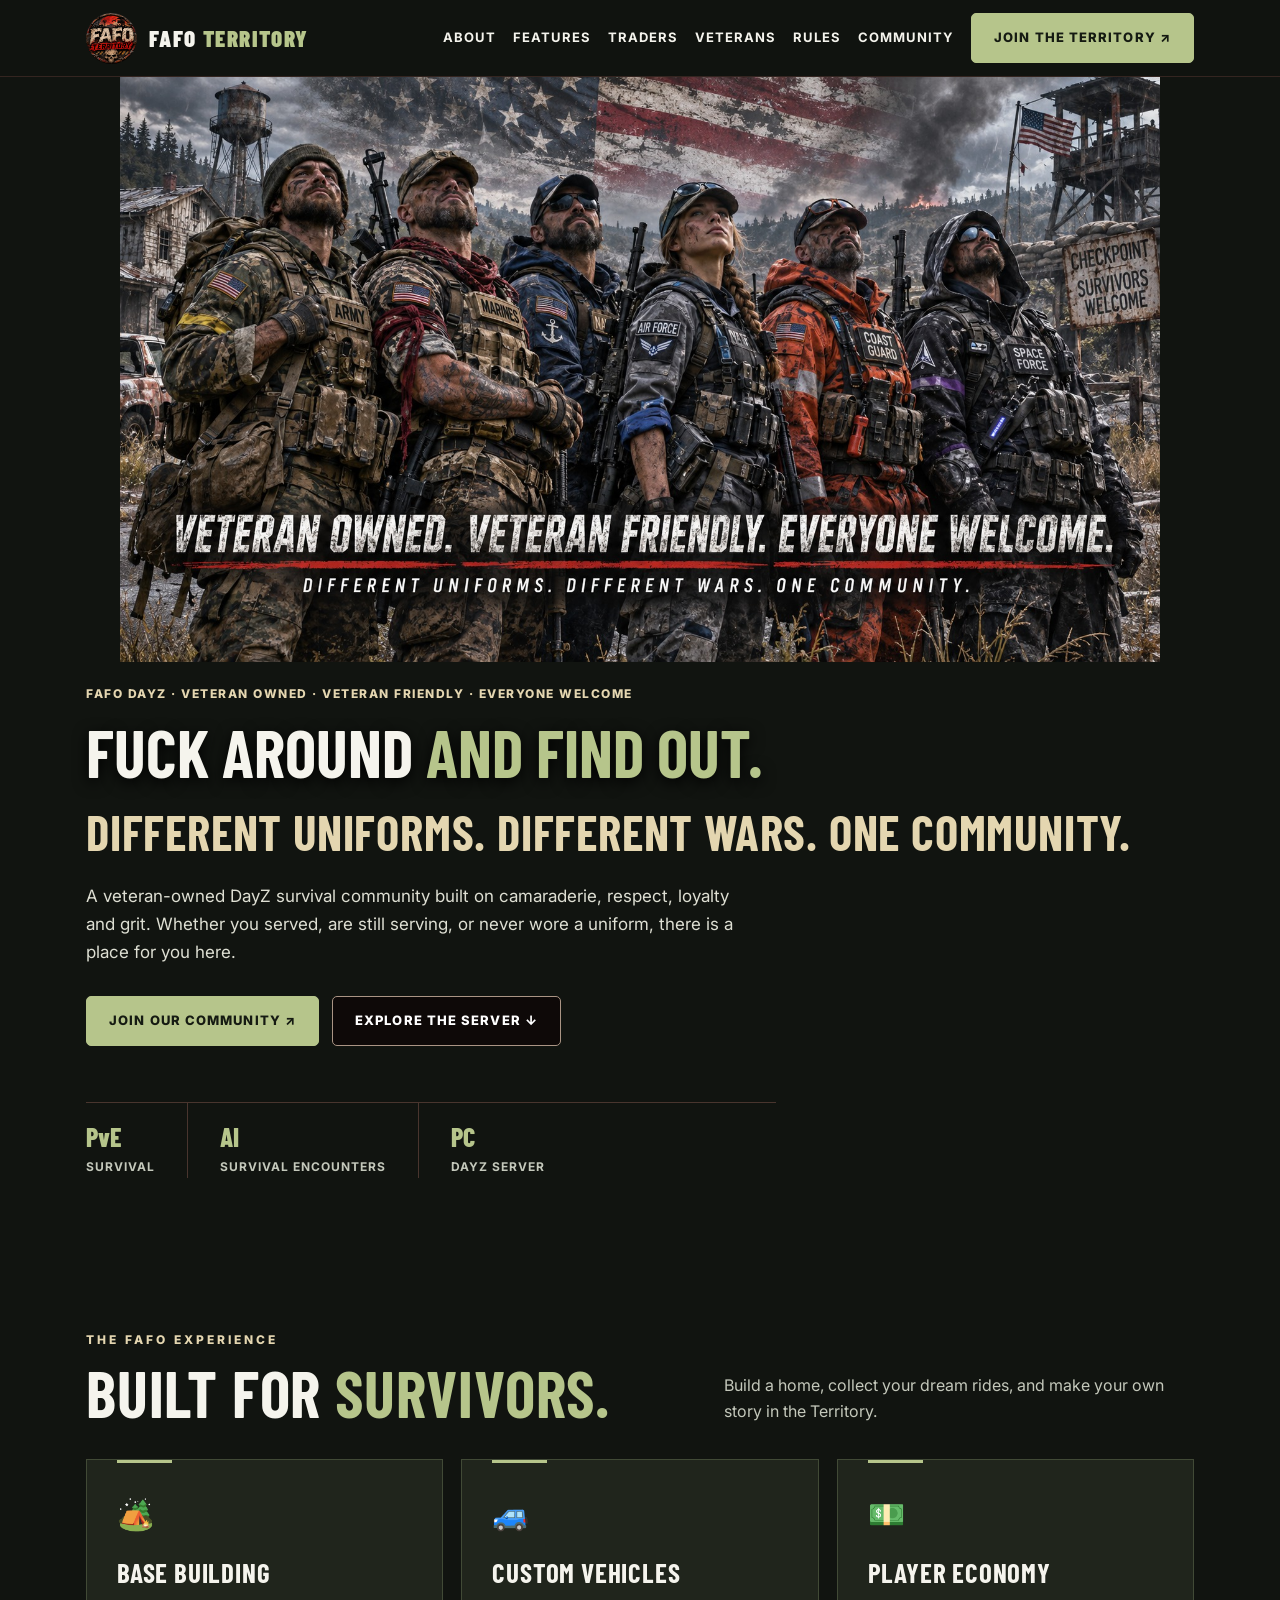
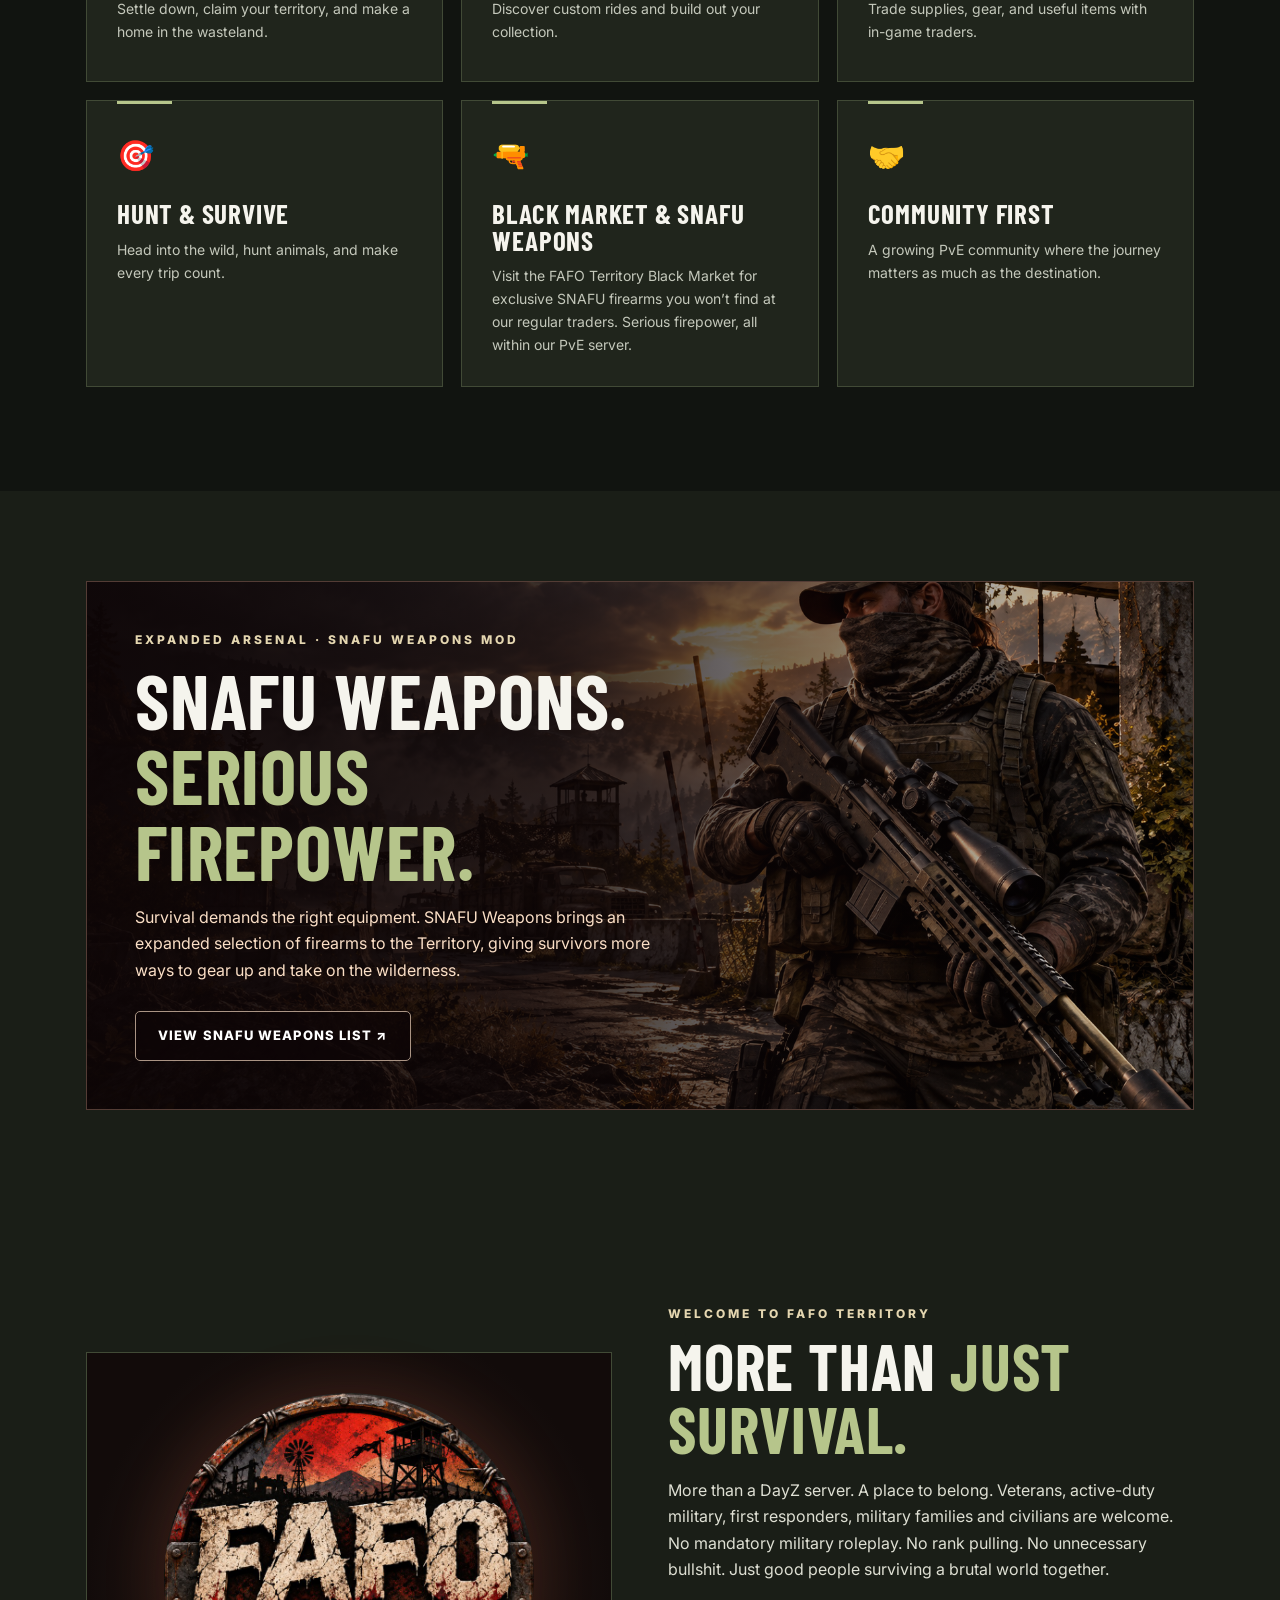
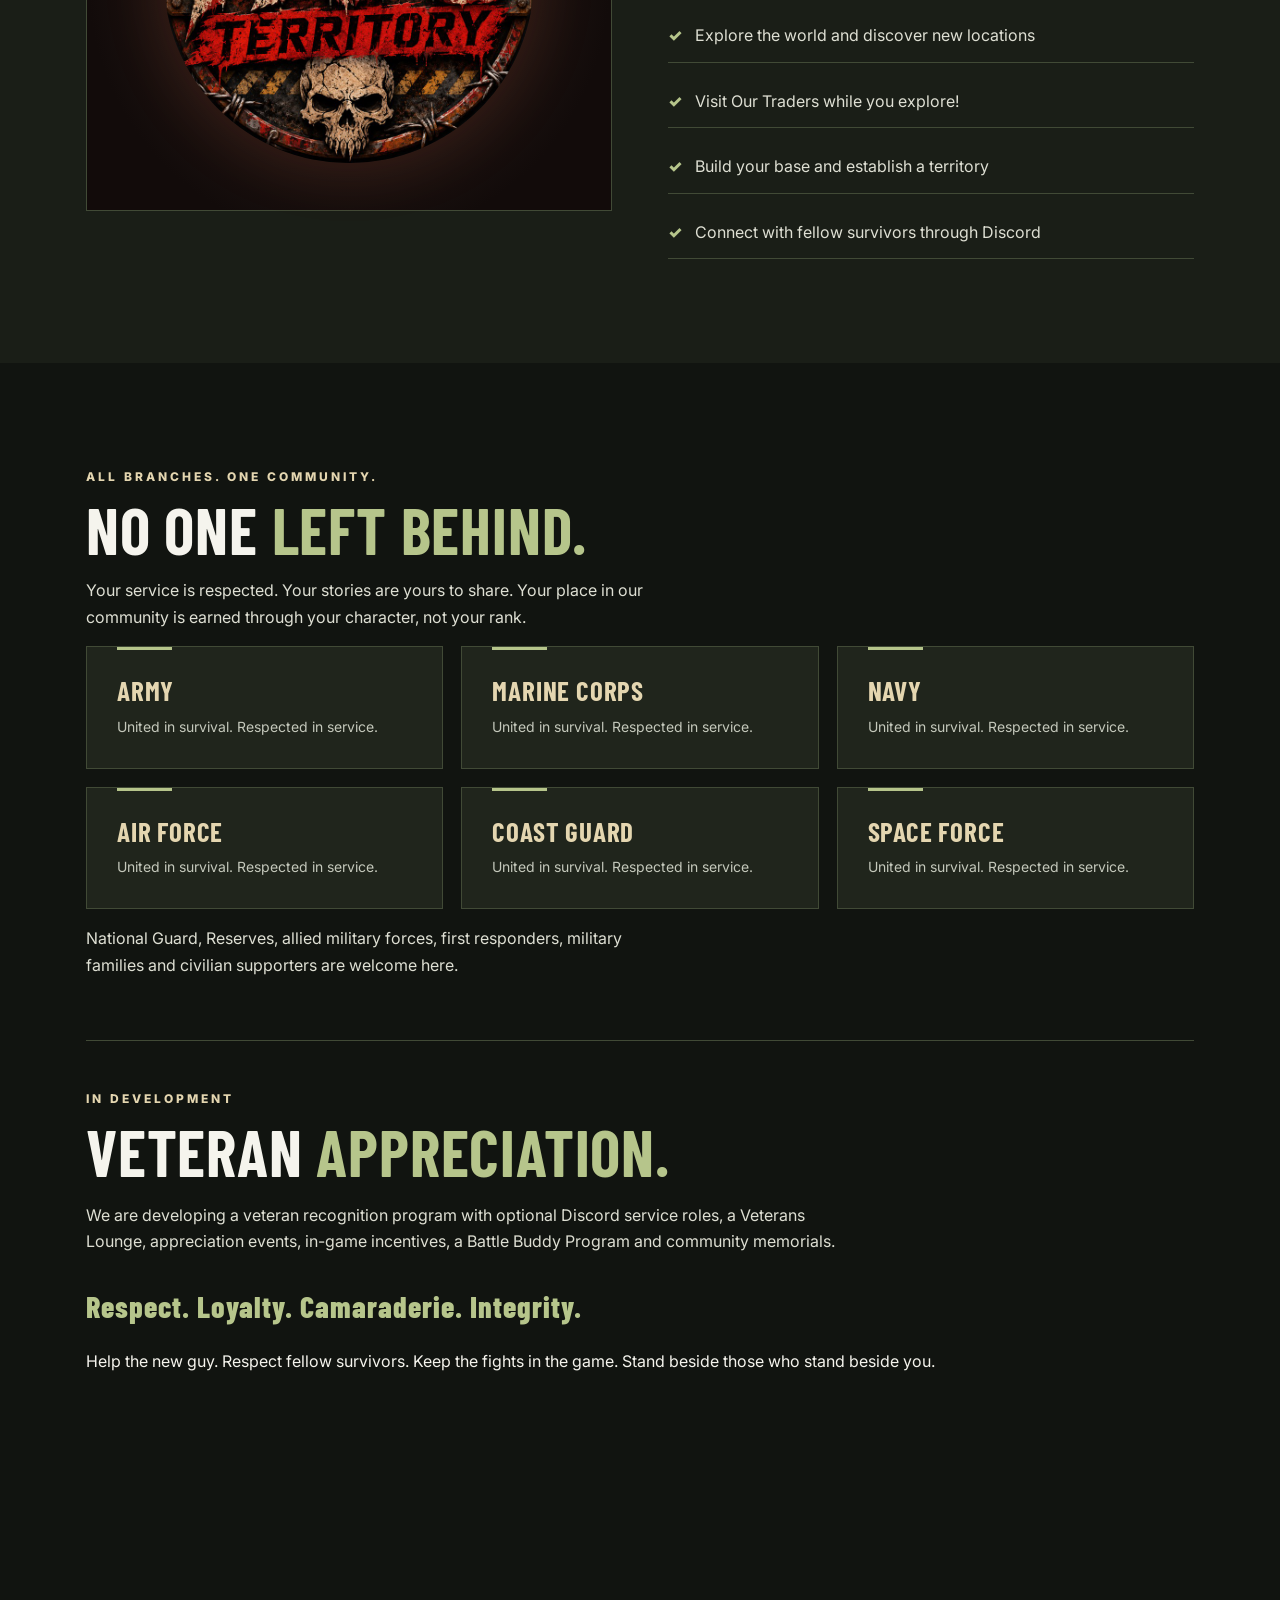
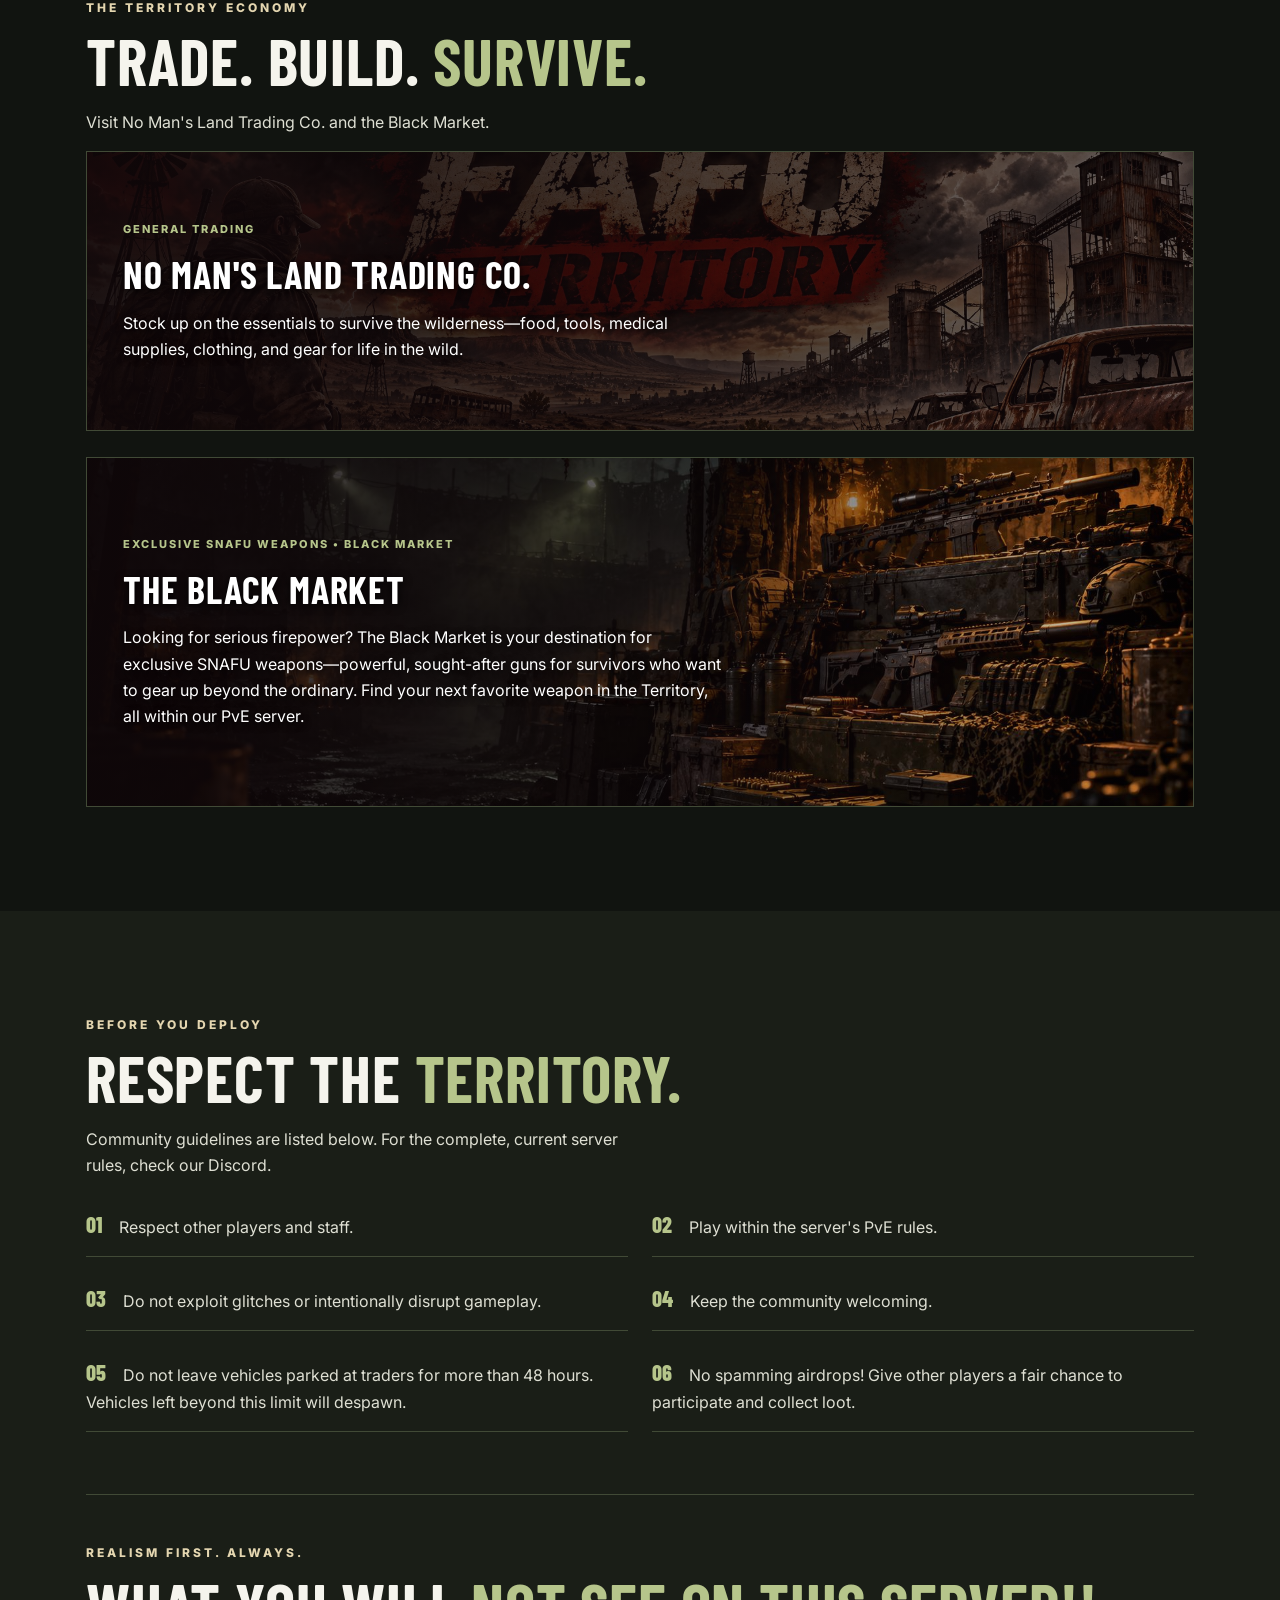
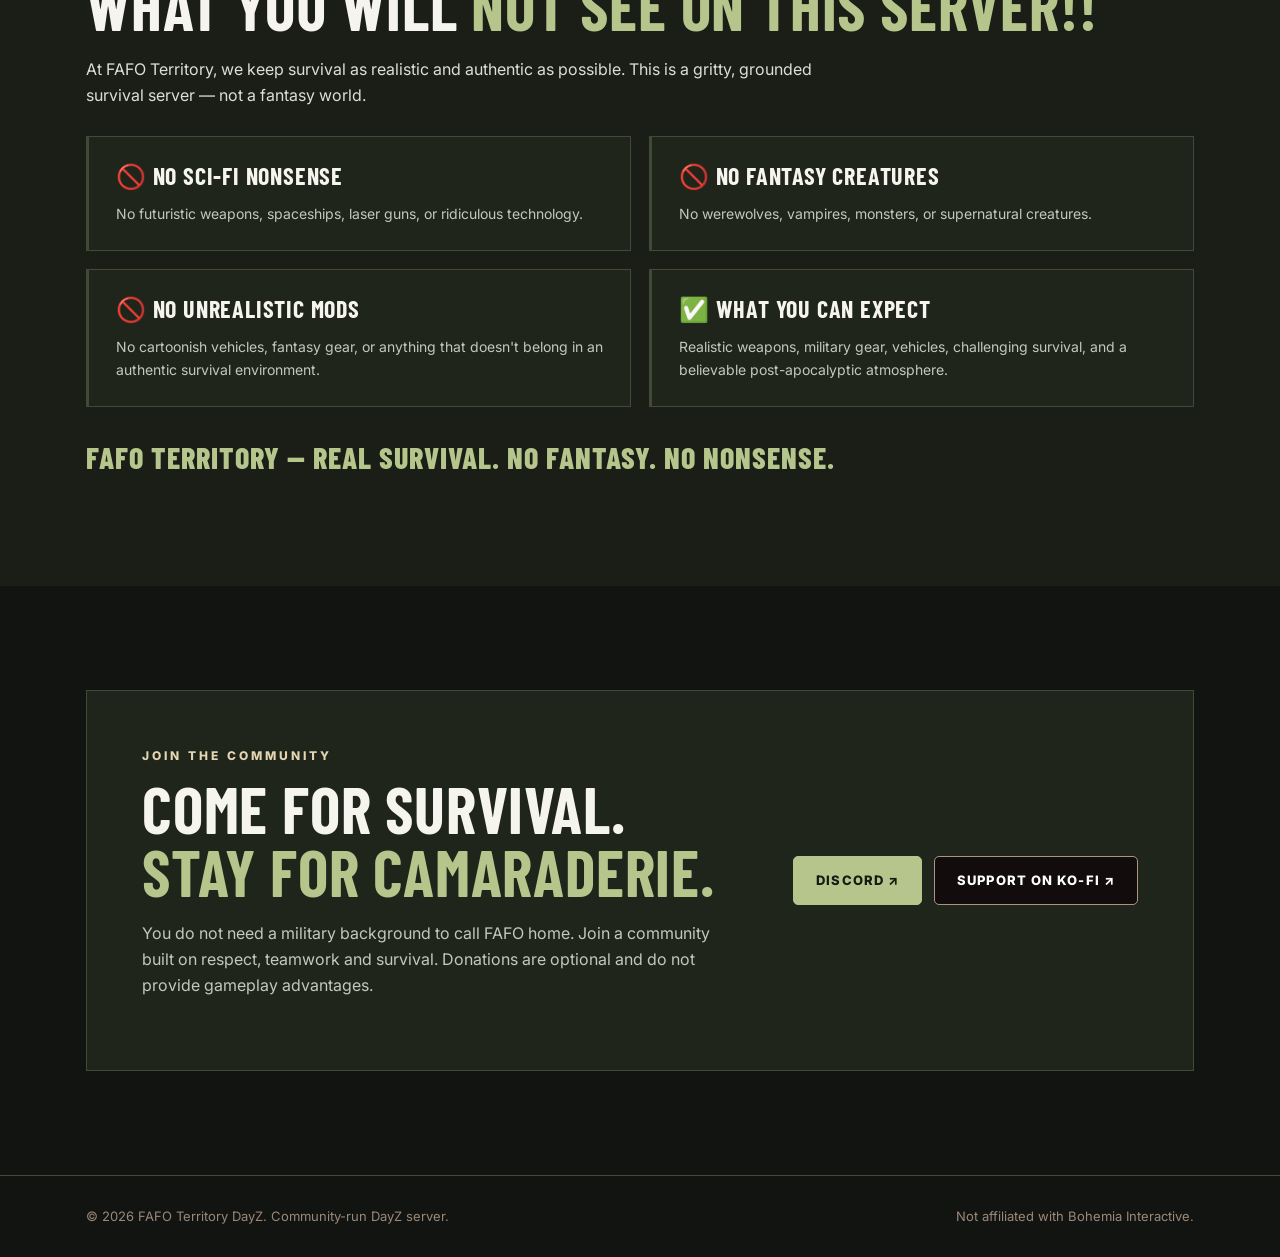
<file: index.html>
<!doctype html>
<html lang="en">
<head>
  <meta charset="utf-8">
  <meta name="viewport" content="width=device-width, initial-scale=1">
  <meta name="theme-color" content="#100e0d">
  <meta name="description" content="FAFO Territory — Veteran owned. Veteran friendly. Everyone welcome. Different uniforms. Different wars. One community.">
  <title>FAFO Territory | Veteran-Owned DayZ Community</title>
  <link rel="icon" type="image/jpeg" href="/fafo-logo.jpg">
  <link rel="preconnect" href="https://fonts.googleapis.com">
  <link rel="preconnect" href="https://fonts.gstatic.com" crossorigin>
  <link href="https://fonts.googleapis.com/css2?family=Barlow+Condensed:wght@500;600;700;800;900&family=Inter:wght@400;500;600;700&display=swap" rel="stylesheet">
  <style>
    :root{--bg:#100e0d;--surface:#1c1310;--surface2:#241916;--line:#3f2d28;--green:#f05b42;--green2:#f2c38a;--muted:#bfb1a5;--text:#f5ede3;--max:1160px}*{box-sizing:border-box}html{scroll-behavior:smooth}body{margin:0;color:var(--text);background:var(--bg);font-family:Inter,Arial,sans-serif;line-height:1.65}a{color:inherit;text-decoration:none}button{font:inherit} .wrap{max-width:var(--max);padding:0 26px;margin:auto}.topbar{position:sticky;top:0;z-index:10;background:rgba(15,7,9,.92);backdrop-filter:blur(16px);border-bottom:1px solid #342520}.nav{height:76px;display:flex;align-items:center;justify-content:space-between;gap:20px}.brand{display:flex;align-items:center;gap:12px;font:900 23px 'Barlow Condensed',sans-serif;letter-spacing:1.4px}.brand img{width:51px;height:51px;border-radius:50%;object-fit:cover}.brand em{font-style:normal;color:var(--green)}.links{display:flex;gap:25px;align-items:center;font-size:13px;font-weight:700;text-transform:uppercase;letter-spacing:1px}.links a:hover,.links a:focus{color:var(--green)}.pill,.button{border:1px solid var(--green);background:var(--green);color:#190d09;display:inline-flex;align-items:center;justify-content:center;gap:10px;border-radius:5px;padding:13px 22px;font-weight:800;text-transform:uppercase;letter-spacing:1.1px;font-size:13px;cursor:pointer;transition:transform .18s,background .18s}.pill:hover,.button:hover{transform:translateY(-2px);background:var(--green2)}.button.secondary{background:rgba(13,5,6,.72);color:#fff;border-color:#aa9484}.button.secondary:hover{background:#30221d}.menu{display:none;background:none;border:1px solid #60463d;color:white;border-radius:5px;font-size:24px;padding:4px 10px}.hero{min-height:650px;position:relative;display:flex;align-items:flex-end;isolation:isolate;background:#140d0b url('fafo-cover.jpg') center 37%/cover no-repeat}.hero:before{content:'';position:absolute;inset:0;z-index:-1;background:linear-gradient(0deg,#100e0d 2%,rgba(15,7,9,.78) 35%,rgba(15,7,9,.12) 85%),linear-gradient(90deg,rgba(15,7,9,.3),transparent 75%)}.hero-content{width:100%;padding-top:250px;padding-bottom:72px}.eyebrow{font-size:12px;color:var(--green2);font-weight:800;letter-spacing:3px;text-transform:uppercase;margin-bottom:12px}h1,h2,h3{font-family:'Barlow Condensed',Impact,sans-serif;text-transform:uppercase;line-height:.98;letter-spacing:.8px;margin:0}h1{font-size:clamp(56px,8.5vw,120px);max-width:850px;text-shadow:0 4px 15px #000}h1 span,h2 span{color:var(--green)}.hero p{max-width:660px;font-size:17px;color:#efd4bd;margin:23px 0 30px}.actions{display:flex;gap:13px;flex-wrap:wrap}.stats{display:flex;gap:0;border-top:1px solid #49352e;max-width:690px;margin-top:56px}.stats div{padding:18px 32px 0 0;margin-right:32px;border-right:1px solid #49352e}.stats div:last-child{border:0}.stats strong{display:block;color:var(--green);font:800 26px 'Barlow Condensed'}.stats small{color:var(--muted);font-size:12px;font-weight:700;text-transform:uppercase;letter-spacing:1px}.section{padding:104px 0}.section.alt{background:linear-gradient(180deg,#1b1210,#150e0c)}.sectionhead{display:flex;justify-content:space-between;align-items:end;gap:24px;margin-bottom:34px}.sectionhead p{max-width:470px;color:var(--muted);margin:0}.section h2{font-size:clamp(43px,5vw,70px)}.grid{display:grid;grid-template-columns:repeat(3,1fr);gap:18px}.feature{border:1px solid #3d2c26;background:linear-gradient(140deg,#271b17,#19110f);padding:30px;min-height:223px;position:relative;overflow:hidden}.feature:before{content:'';position:absolute;height:3px;width:55px;left:30px;top:0;background:var(--green)}.symbol{font-size:30px;margin-bottom:20px;display:block}.feature h3{font-size:27px;margin-bottom:11px}.feature p{color:var(--muted);font-size:14px;margin:0}.split{display:grid;grid-template-columns:1fr 1fr;gap:56px;align-items:center}.logo-panel{border:1px solid var(--line);background:radial-gradient(circle at center,#352621,#120b0a 75%);padding:40px;text-align:center}.logo-panel img{max-width:370px;width:100%;border-radius:50%;box-shadow:0 0 65px rgba(238,94,52,.16)}.lead{color:#d7bea9;font-size:16px;max-width:560px}.checklist{padding:0;list-style:none;display:grid;gap:12px;margin:27px 0 0}.checklist li{padding:13px 0;border-bottom:1px solid var(--line);color:#f6dac2}.checklist li:before{content:'✓';font-weight:900;color:var(--green);margin-right:13px}.traders{display:grid;grid-template-columns:1fr;gap:26px}.trader{min-height:430px;display:flex;flex-direction:column;align-items:flex-start;justify-content:center}.trader h3,.trader p{max-width:600px}.trader{background:var(--surface);border:1px solid var(--line);padding:36px}.trader:first-child{position:relative;isolation:isolate;min-height:280px;background:#201613 url("fafo-cover.jpg") center/cover no-repeat}.trader:first-child:before{content:"";position:absolute;inset:0;z-index:-1;background:linear-gradient(90deg,rgba(15,7,9,.94),rgba(15,7,9,.6))}.trader:first-child h3,.trader:first-child p{color:#fff;text-shadow:0 2px 8px #000}.trader .tag{display:inline-block;color:var(--green);font-size:11px;letter-spacing:2px;font-weight:800;text-transform:uppercase;margin-bottom:18px}.trader h3{font-size:38px}.trader p{color:var(--muted);margin-bottom:0}.rules{counter-reset:rules;display:grid;grid-template-columns:1fr 1fr;gap:12px 24px;padding:0;list-style:none}.rules li{border-bottom:1px solid var(--line);padding:16px 0;color:#f3d7c0}.rules li:before{counter-increment:rules;content:'0' counter(rules);font:800 22px 'Barlow Condensed';color:var(--green);margin-right:17px}.community{background:linear-gradient(110deg,rgba(165,65,40,.17),transparent 60%),#1d1311;border:1px solid #4e3831;padding:55px;display:flex;align-items:center;justify-content:space-between;gap:30px}.community h2{max-width:600px}.community p{color:var(--muted);max-width:600px}.community-actions{display:flex;flex-wrap:wrap;gap:12px}.footer{border-top:1px solid var(--line);padding:30px 0;color:#9c8879;font-size:13px}.footer .wrap{display:flex;justify-content:space-between;gap:20px}.notice{background:#221714;border:1px solid #62473e;border-left:4px solid var(--green);color:#f4d8c0;padding:15px 18px;margin-top:20px;font-size:13px;max-width:680px}.notice strong{color:white}.placeholder{display:none!important} @media(max-width:900px){.links{display:none;position:absolute;left:0;right:0;top:76px;background:#140d0b;padding:20px 26px;border-bottom:1px solid var(--line);flex-direction:column;align-items:flex-start}.links.open{display:flex}.menu{display:block}.grid{grid-template-columns:repeat(2,1fr)}.split{grid-template-columns:1fr;gap:34px}.community{display:block}.community-actions{margin-top:25px}}@media(max-width:600px){.wrap{padding:0 19px}.brand{font-size:19px}.brand img{width:41px;height:41px}.hero{min-height:680px;background-position:center top}.hero-content{padding-top:240px;padding-bottom:48px}.hero p{font-size:15px}.stats{margin-top:32px}.stats div{margin-right:14px;padding-right:14px}.stats strong{font-size:23px}.stats small{font-size:10px}.section{padding:70px 0}.sectionhead{display:block}.sectionhead p{margin-top:15px}.grid,.traders,.rules{grid-template-columns:1fr}.feature{min-height:0}.community{padding:28px}.footer .wrap{display:block}.footer span{display:block;margin-top:8px}}
    .snafu-section{padding:90px 0;background:linear-gradient(180deg,#150e0c,#1a110f)}.snafu-showcase{min-height:440px;position:relative;isolation:isolate;display:flex;align-items:center;border:1px solid #533c35;overflow:hidden;background:#241916 url("snafu-sniper.png") center/cover no-repeat}.snafu-showcase:before{content:"";position:absolute;inset:0;z-index:-1;background:linear-gradient(90deg,rgba(13,5,6,.96) 0%,rgba(13,5,6,.81) 42%,rgba(13,5,6,.12) 100%)}.snafu-copy{padding:48px;max-width:630px}.snafu-copy h2{font-size:clamp(47px,6vw,78px)}.snafu-copy p{color:#fbdfc6;font-size:16px;max-width:520px}.snafu-copy .button{margin-top:12px}@media(max-width:600px){.snafu-showcase{min-height:480px;background-position:65% center}.snafu-copy{padding:27px}.snafu-showcase:before{background:linear-gradient(90deg,rgba(13,5,6,.94),rgba(13,5,6,.64))}}
.snafu-dialog{width:min(820px,calc(100% - 24px));max-height:85vh;overflow:auto;border:1px solid #5f453d;border-radius:8px;color:var(--text);background:#1b120f;padding:0;box-shadow:0 20px 80px #000c}.snafu-dialog::backdrop{background:rgba(0,0,0,.8)}.snafu-dialog-inner{position:relative;padding:36px}.snafu-dialog h2{font-size:clamp(38px,6vw,62px)}.snafu-close{position:absolute;right:17px;top:12px;font-size:36px;background:none;border:0;color:white;cursor:pointer}.snafu-categories{display:grid;grid-template-columns:1fr 1fr;gap:14px;margin-top:25px}.snafu-categories section{border:1px solid var(--line);padding:20px;background:#241916}.snafu-categories h3{font-size:25px}.snafu-categories p{color:var(--muted);font-size:13px}@media(max-width:600px){.snafu-dialog-inner{padding:26px 18px}.snafu-categories{grid-template-columns:1fr}}
.snafu-weapon-list{padding-left:19px;margin:12px 0 0;color:#fbdfc6;font-size:14px;line-height:1.85}.snafu-weapon-list li{padding:2px 0}.snafu-categories h3 small{font:700 12px Inter,sans-serif;color:var(--green);vertical-align:middle}.snafu-categories{align-items:start}
.snafu-attachment-heading{margin-top:34px;padding-top:24px;border-top:1px solid var(--line)}.snafu-attachment-heading h3{font-size:31px}.snafu-attachment-heading h3 span{color:var(--green)}.snafu-attachment-heading p{color:var(--muted);font-size:14px}.snafu-accessory-text{line-height:1.9!important;color:#fee1c8!important}
.snafu-dialog{width:min(1040px,calc(100% - 30px));max-height:90vh}.snafu-dialog-inner{padding:36px 42px}.snafu-categories{display:grid;grid-template-columns:1fr;gap:12px;align-items:stretch}.snafu-category{display:block;background:#241916;border:1px solid #4a352e;border-radius:5px;padding:0!important}.snafu-category summary{list-style:none;display:flex;align-items:center;justify-content:space-between;gap:12px;cursor:pointer;padding:18px 22px;font-family:"Barlow Condensed",sans-serif;text-transform:uppercase;font-size:25px;font-weight:800;letter-spacing:.5px}.snafu-category summary::-webkit-details-marker{display:none}.snafu-category summary small{font-size:13px;color:var(--green)}.snafu-chevron{color:var(--green);font-family:Inter,sans-serif;transition:transform .15s}.snafu-category[open] .snafu-chevron{transform:rotate(180deg)}.snafu-category[open] summary{border-bottom:1px solid #4a352e}.snafu-weapon-list{columns:2;column-gap:40px;padding:16px 20px 20px 45px;margin:0}.snafu-weapon-list li{break-inside:avoid}.snafu-accessory-text{padding:15px 22px;margin:0}.snafu-attachment-heading{margin-top:34px}@media(max-width:600px){.snafu-dialog-inner{padding:24px 17px}.snafu-category summary{font-size:21px;padding:16px}.snafu-weapon-list{columns:1;padding:12px 15px 15px 35px}}
.snafu-attachment-list{margin:0;columns:2;padding:16px 20px 20px 45px}.snafu-attachment-list li{break-inside:avoid;padding:3px 0}@media(max-width:600px){.snafu-attachment-list{columns:1;padding:12px 15px 15px 35px}}
  .trader.horse-trader{position:relative;isolation:isolate;min-height:450px;background:#201613 url("horse-trader-bg.jpg") center/cover no-repeat;border-color:#674b42}
  .trader.horse-trader:before{content:"";position:absolute;inset:0;z-index:-1;background:linear-gradient(90deg,rgba(15,7,9,.82) 0%,rgba(15,7,9,.40) 48%,rgba(15,7,9,.08) 100%)}
  .trader.horse-trader .tag{color:#f2c38a}.trader.horse-trader h3,.trader.horse-trader p{color:#fff;text-shadow:0 2px 8px #000}
  .trader.horse-trader .horse-tagline{font:800 clamp(24px,3vw,39px) 'Barlow Condensed',sans-serif;text-transform:uppercase;line-height:1.1;color:#f2c38a;margin:14px 0 0}
  @media(max-width:600px){.trader.horse-trader{min-height:420px;background-position:54% center}.trader.horse-trader:before{background:linear-gradient(90deg,rgba(15,7,9,.87),rgba(15,7,9,.44))}}
  .trader.black-market-trader{position:relative;isolation:isolate;min-height:350px;background:#1b120f url("black-market-bg.jpg") center 45%/cover no-repeat}.trader.black-market-trader:before{content:"";position:absolute;inset:0;z-index:-1;background:linear-gradient(90deg,rgba(15,7,9,.94),rgba(15,7,9,.68) 44%,rgba(15,7,9,.15))}.trader.black-market-trader h3,.trader.black-market-trader p{color:#fff;text-shadow:0 2px 8px #000}@media(max-width:600px){.trader.black-market-trader{background-position:64% center}.trader.black-market-trader:before{background:linear-gradient(90deg,rgba(15,7,9,.94),rgba(15,7,9,.65))}}

    .realism-policy{margin-top:62px;padding-top:48px;border-top:1px solid var(--line)}.realism-policy .lead{max-width:780px;margin:18px 0 28px}.realism-grid{display:grid;grid-template-columns:repeat(2,minmax(0,1fr));gap:18px}.realism-grid article{padding:25px 27px;background:linear-gradient(140deg,#271b17,#19110f);border:1px solid #3d2c26;border-left:3px solid var(--green)}.realism-grid h3{font-size:24px;line-height:1.15}.realism-grid p{font-size:14px;color:var(--muted);margin:12px 0 0}.realism-tagline{font-family:'Barlow Condensed',Impact,sans-serif;font-size:clamp(21px,3vw,30px);font-weight:800;color:var(--green);letter-spacing:1px;margin:26px 0 0}@media(max-width:600px){.realism-policy{margin-top:40px;padding-top:34px}.realism-grid{grid-template-columns:1fr}}
  
    /* DZPage voting call-to-action: visible below the sticky navigation */
    .vote-strip{border-top:1px solid #3d2c26;background:linear-gradient(90deg,#251916,#2d1f1b 55%,#201613)}
    .vote-inner{min-height:104px;display:flex;align-items:center;justify-content:space-between;gap:18px;padding-top:10px;padding-bottom:10px}
    .vote-intro{display:flex;flex-direction:column;gap:2px}
    .vote-intro strong{font:800 22px 'Barlow Condensed',sans-serif;letter-spacing:.8px;text-transform:uppercase;color:#fff;line-height:1.15}
    .vote-intro span{color:#d7bea9;font-size:12px}
    .vote-badge{display:block;flex-shrink:1;min-width:0}
    .vote-badge img{display:block;max-width:100%;width:420px;height:auto;aspect-ratio:468/60;object-fit:contain}
    .vote-button{flex-shrink:0;white-space:nowrap;box-shadow:0 0 0 2px rgba(246,101,54,.14)}
    .vote-button:focus-visible,.vote-badge:focus-visible{outline:3px solid #fff;outline-offset:3px}
    @media(max-width:850px){.vote-inner{flex-wrap:wrap;justify-content:center;text-align:center;gap:10px}.vote-intro{width:100%}.vote-badge img{width:340px}.vote-button{padding:10px 17px}}
    @media(max-width:480px){.vote-intro strong{font-size:19px}.vote-intro span{font-size:11px}.vote-badge img{width:260px}.vote-button{font-size:11px;padding:10px 12px;letter-spacing:.3px}}
  .hero{background-position:center top}.hero:before{background:linear-gradient(0deg,#100e0d 3%,rgba(16,14,13,.94) 25%,rgba(16,14,13,.12) 75%)}.hero-content{padding-top:340px}.hero h1{font-size:clamp(45px,6vw,86px)}@media(max-width:600px){.hero{background-size:auto 340px;background-position:center top}.hero-content{padding-top:260px}.hero:before{background:linear-gradient(0deg,#100e0d 45%,transparent 100%)}} 
/* FAFO banner: preserve full artwork and place headline below it */
.hero{display:block;min-height:0;background:#100e0d;position:relative}
.hero:before{content:none}
.hero:after{content:none}
.hero-banner{display:block;width:100%;height:auto;aspect-ratio:3/1;object-fit:contain;background:#100e0d}
.hero-content{padding-top:30px;padding-bottom:60px}
.hero h1{max-width:none;width:100%;white-space:nowrap;font-size:clamp(24px,5.15vw,72px);line-height:1.08;letter-spacing:0}
@media(max-width:600px){.hero-content{padding-top:22px;padding-bottom:36px}.hero h1{font-size:clamp(16px,5.15vw,31px)}.hero{min-height:0}.hero-banner{aspect-ratio:3/1}}

/* Compact homepage banner */
.hero-banner{width:100%;max-width:1040px;margin:0 auto;height:auto;aspect-ratio:3/1;object-fit:contain}
.hero-content{padding-top:22px;padding-bottom:48px}
@media(max-width:600px){.hero-banner{width:100%;max-width:100%;height:auto}.hero-content{padding-top:18px;padding-bottom:36px}}

:root{--bg:#111410;--surface:#1c2119;--surface2:#242a20;--line:#414a36;--green:#b6c58b;--green2:#e4d6b0;--muted:#c4c8bb;--text:#f5f4ed}.topbar{background:rgba(17,20,16,.96)}.section.alt,.snafu-section{background:#1a1e17}.feature,.realism-grid article,.community,.vote-strip{background:#20251c;border-color:#414a36}.hero{background:#111410}.hero-banner{background:#111410}.hero-content .service-slogan{font-size:clamp(25px,4vw,49px);line-height:1.1;margin-top:18px;color:#e4d6b0}.branch{min-height:110px}.branch h3{color:#e4d6b0}.hero p,.lead,.checklist li,.rules li{color:#dedfd3}.pill,.button{color:#151a12}.hero .eyebrow{letter-spacing:1.5px}.links{gap:17px}@media(max-width:1050px){.links{gap:10px;font-size:12px}}@media(max-width:900px){.links{background:#171c14}}

.hero-banner.veteran-banner{aspect-ratio:auto;width:100%;max-width:1040px;height:auto;object-fit:contain;margin:0 auto}
</style>
</head>
<body>
<header class="topbar"><div class="wrap nav"><a class="brand" href="#home"><img src="fafo-logo.jpg" alt="FAFO Territory logo"><span>FAFO <em>TERRITORY</em></span></a><button class="menu" id="menu" aria-label="Toggle navigation" aria-expanded="false">☰</button><nav class="links" id="links" aria-label="Main navigation"><a href="#about">About</a><a href="#features">Features</a><a href="#traders">Traders</a><a href="#veterans">Veterans</a><a href="#rules">Rules</a><a href="#community">Community</a><a class="pill" href="#community">Join the Territory ↗</a></nav></div></header>
<main>
<section class="hero" id="home"><img class="hero-banner veteran-banner" src="fafo-veterans.jpg" alt="Six military branches united as DayZ survivors. Different uniforms. Different wars. One community." onerror="this.onerror=null;this.src='fafo-cover.jpg';this.classList.remove('veteran-banner');this.alt='FAFO Territory wasteland banner';"><div class="wrap hero-content"><div class="eyebrow">FAFO DAYZ · VETERAN OWNED · VETERAN FRIENDLY · EVERYONE WELCOME</div><h1>FUCK AROUND <span>AND FIND OUT.</span></h1><h2 class="service-slogan">Different uniforms. Different wars. One community.</h2><p>A veteran-owned DayZ survival community built on camaraderie, respect, loyalty and grit. Whether you served, are still serving, or never wore a uniform, there is a place for you here.</p><div class="actions"><a class="button" href="#community">Join our community ↗</a><a class="button secondary" href="#features">Explore the server ↓</a></div><div class="stats"><div><strong>PvE</strong><small>Survival</small></div><div><strong>AI</strong><small>Survival Encounters</small></div><div><strong>PC</strong><small>DayZ Server</small></div></div></div></section>
<section class="section" id="features"><div class="wrap"><div class="sectionhead"><div><div class="eyebrow">The FAFO Experience</div><h2>BUILT FOR <span>SURVIVORS.</span></h2></div><p>Build a home, collect your dream rides, and make your own story in the Territory.</p></div><div class="grid"><article class="feature"><span class="symbol">🏕️</span><h3>BASE BUILDING</h3><p>Settle down, claim your territory, and make a home in the wasteland.</p></article><article class="feature"><span class="symbol">🚙</span><h3>CUSTOM VEHICLES</h3><p>Discover custom rides and build out your collection.</p></article><article class="feature"><span class="symbol">💵</span><h3>PLAYER ECONOMY</h3><p>Trade supplies, gear, and useful items with in-game traders.</p></article><article class="feature"><span class="symbol">🎯</span><h3>HUNT & SURVIVE</h3><p>Head into the wild, hunt animals, and make every trip count.</p></article><article class="feature"><span class="symbol">🔫</span><h3>BLACK MARKET &amp; SNAFU WEAPONS</h3><p>Visit the FAFO Territory Black Market for exclusive SNAFU firearms you won’t find at our regular traders. Serious firepower, all within our PvE server.</p></article><article class="feature"><span class="symbol">🤝</span><h3>COMMUNITY FIRST</h3><p>A growing PvE community where the journey matters as much as the destination.</p></article></div></div></section>
<section class="snafu-section" id="snafu"><div class="wrap"><div class="snafu-showcase"><div class="snafu-copy"><div class="eyebrow">Expanded Arsenal · SNAFU Weapons Mod</div><h2>SNAFU WEAPONS.<br><span>SERIOUS FIREPOWER.</span></h2><p>Survival demands the right equipment. SNAFU Weapons brings an expanded selection of firearms to the Territory, giving survivors more ways to gear up and take on the wilderness.</p><button class="button secondary" type="button" id="open-snafu">View SNAFU Weapons List ↗</button></div></div></div></section>
<dialog id="snafu-dialog" class="snafu-dialog" aria-labelledby="snafu-dialog-title"><div class="snafu-dialog-inner"><button class="snafu-close" id="close-snafu" type="button" aria-label="Close weapon list">×</button><div class="eyebrow">FAFO Territory · Custom Weapons</div><h2 id="snafu-dialog-title">SNAFU <span>WEAPONS LIST</span></h2><p class="lead">Weapons found in our custom loot configuration, grouped by model. Color and configuration variants are combined for easier browsing. Individual spawn rates and trader availability may vary.</p><div class="snafu-categories"><details class="snafu-category"><summary><span>Sniper &amp; Precision Rifles <small>(25)</small></span><span class="snafu-chevron" aria-hidden="true">⌄</span></summary><ul class="snafu-weapon-list"><li>Barrett M82</li><li>CheyTac M200 (standard, tan, green, snow, suppressed variants)</li><li>AWM</li><li>AS50</li><li>AX50</li><li>M700</li><li>M24</li><li>M48</li><li>M76</li><li>M96</li><li>M98B (six finishes)</li><li>M300 (black, green, tan)</li><li>FR-F2</li><li>DVL-10 M2</li><li>GM6 Lynx</li><li>Kivaari (four finishes)</li><li>ORSIS T-5000 (three finishes)</li><li>Tac-21</li><li>VSSK</li><li>Alligator</li><li>Springfield</li><li>SRS A2</li><li>SR-25</li><li>KAC</li><li>M110 (black, green, tan)</li></ul></details><details class="snafu-category"><summary><span>Assault Rifles &amp; Carbines <small>(37)</small></span><span class="snafu-chevron" aria-hidden="true">⌄</span></summary><ul class="snafu-weapon-list"><li>ACR</li><li>HK416 (two file variants)</li><li>HK417</li><li>M4A1</li><li>M4 6933</li><li>MK18</li><li>SCAR</li><li>SCAR-H (five finishes)</li><li>SG550</li><li>IA2</li><li>AEK-545</li><li>AK-103A</li><li>AK-12A</li><li>AK-19</li><li>AK-308</li><li>ADAR Modular 16</li><li>AR-15 Modular 16</li><li>AR-15 SPR (black, tan)</li><li>G-ADAR</li><li>LVOA 5.56</li><li>CZ 805</li><li>M4 .300 AAC (four configurations)</li><li>M4 5.56 Modular (14, 16)</li><li>MAR-10</li><li>MK47 (10, 16)</li><li>Saint</li><li>Saint 5.56</li><li>SA58</li><li>Modified SA58</li><li>FAMAS</li><li>AUG (standard, black)</li><li>Honey Badger (black, tan)</li><li>TAR-21 (three finishes)</li><li>SA80</li><li>SR-3 Vikhr</li><li>Gevar (four finishes)</li><li>CALI</li></ul></details><details class="snafu-category"><summary><span>Battle, Hunting &amp; Marksman Rifles <small>(10)</small></span><span class="snafu-chevron" aria-hidden="true">⌄</span></summary><ul class="snafu-weapon-list"><li>M1 Garand</li><li>M14</li><li>M1A (black, green, tan)</li><li>MK12</li><li>RSASS (three finishes)</li><li>SKS</li><li>VEPR</li><li>Marlin 1895</li><li>M1918A2</li><li>Ash-12</li></ul></details><details class="snafu-category"><summary><span>Submachine Guns &amp; PDWs <small>(17)</small></span><span class="snafu-chevron" aria-hidden="true">⌄</span></summary><ul class="snafu-weapon-list"><li>MP7</li><li>Vityaz</li><li>Agram</li><li>MP9</li><li>MPX</li><li>PDW .45 ACP</li><li>PDW 9mm</li><li>P90</li><li>PPSh</li><li>PPSKN</li><li>Sten</li><li>Thompson Mk2</li><li>Uzi</li><li>Vector .45 ACP</li><li>Vector 9mm</li><li>KH9</li><li>Tec-9</li></ul></details><details class="snafu-category"><summary><span>Shotguns <small>(8)</small></span><span class="snafu-chevron" aria-hidden="true">⌄</span></summary><ul class="snafu-weapon-list"><li>AA-12</li><li>Auto Shotgun</li><li>M870</li><li>Trench Gun</li><li>SPAS-12</li><li>VR80</li><li>Benelli M4</li><li>TP-82S</li></ul></details><details class="snafu-category"><summary><span>Machine Guns &amp; Heavy Weapons <small>(5)</small></span><span class="snafu-chevron" aria-hidden="true">⌄</span></summary><ul class="snafu-weapon-list"><li>M249</li><li>PKP (black variants)</li><li>RPK-16 (black, green, tan)</li><li>RPD</li><li>U100</li></ul></details><details class="snafu-category"><summary><span>Pistols &amp; Revolvers <small>(10)</small></span><span class="snafu-chevron" aria-hidden="true">⌄</span></summary><ul class="snafu-weapon-list"><li>Glock 19</li><li>M9</li><li>MP-443</li><li>USP</li><li>Fort-12</li><li>APS</li><li>Chiappa Rhino</li><li>Magnum 500</li><li>Smith &amp; Wesson M629</li><li>PL-14</li></ul></details><div class="snafu-attachment-heading"><h3>WEAPON <span>ATTACHMENTS &amp; ACCESSORIES</span></h3><p>Accessory families from the custom loot configuration. Variant colors and magazine sizes are grouped for readability.</p></div><div class="snafu-categories"><details class="snafu-category"><summary><span>Optics & Sights</span><span class="snafu-chevron" aria-hidden="true">⌄</span></summary><ul class="snafu-weapon-list snafu-attachment-list"><li>Aimpoint ACO &amp</li><li>M5</li><li>EOTech EXPS3</li><li>Elcan</li><li>Kahles</li><li>Leupold Mark 8</li><li>Nightforce</li><li>Tango6T (Black, Snow, Tan, Wood)</li><li>Trijicon &amp</li><li>Trijicon Docter</li><li>Walther</li><li>Docter</li><li>Kobra</li><li>Hunting Optics</li><li>AK Hunting Optic</li><li>M14 Optic</li><li>IRONMOD Optic</li><li>M84 Optic</li><li>AK, Hunting &amp</li><li>Rifle-specific sight variants</li></ul></details><details class="snafu-category"><summary><span>Suppressors & Muzzle Devices</span><span class="snafu-chevron" aria-hidden="true">⌄</span></summary><ul class="snafu-weapon-list snafu-attachment-list"><li>.408 suppressor</li><li>.50 BMG suppressors (5 variants)</li><li>Agram suppressor</li><li>MPX suppressor</li><li>Normalized &amp</li><li>Standardized suppressors (Black, Green)</li><li>Long Normalized &amp</li><li>Standardized suppressors (Black, Green)</li><li>SCAR-H silencers</li><li>Gevar suppressors (Green, Tan)</li><li>SR-25 suppressor</li><li>SR-3 Vikhr suppressor</li><li>Kivaari .338 suppressor</li><li>AR-15 SPR suppressors</li><li>AK19 &amp</li><li>AK308 muzzle devices</li><li>MK47 muzzle device</li><li>Other custom muzzle devices</li></ul></details><details class="snafu-category"><summary><span>Magazines</span><span class="snafu-chevron" aria-hidden="true">⌄</span></summary><ul class="snafu-weapon-list snafu-attachment-list"><li>AA-12</li><li>Agram</li><li>AK103, AK12, AK308</li><li>AS50</li><li>AWM</li><li>Barrett M82</li><li>M110, M200, M249, M700, M76</li><li>HK416, HK417</li><li>SG550</li><li>VEPR</li><li>Vityaz</li><li>SA58 drum &amp</li><li>FAL 50-round</li><li>SCAR-H (25/100-round, color variants)</li><li>M14</li><li>M1918A2</li><li>MP9</li><li>MPX</li><li>PDW .45 &amp</li><li>9mm</li><li>RPK-16</li><li>PKP</li><li>SKS (10/30-round)</li><li>SR25</li><li>SR-3 Vikhr</li><li>U100</li><li>AR-15 SPR (30/40/60/100-round)</li><li>Honey Badger</li><li>Vector (.45/9mm)</li><li>RSASS</li><li>T5000</li><li>M98B</li><li>M24</li><li>Benelli/VR80</li><li>Fort-12</li><li>Glock/M9/MP443/USP</li><li>and other weapon-specific magazines</li></ul></details><details class="snafu-category"><summary><span>Stocks, Grips & Handguards</span><span class="snafu-chevron" aria-hidden="true">⌄</span></summary><ul class="snafu-weapon-list snafu-attachment-list"><li>AK AR &amp</li><li>AK19 stocks</li><li>SA58 stocks and foregrip</li><li>M249 stock &amp</li><li>grip</li><li>M4SS, MK47, MOE, PRS Gen3, SBA, SCQR, UBR and SADAR stocks</li><li>SR-3 stock &amp</li><li>grip</li><li>AFG 02 (Black, OD, Tan)</li><li>FGCR &amp</li><li>FGKAC grips</li><li>Colt A2 &amp</li><li>tactical pistol grips</li><li>MPX grip</li><li>SCAR AFG</li><li>AK, LVOA, MK47, SR-3, MCMR and M-LOK handguards</li></ul></details><details class="snafu-category"><summary><span>Bipods, Mounts & Accessories</span><span class="snafu-chevron" aria-hidden="true">⌄</span></summary><ul class="snafu-weapon-list snafu-attachment-list"><li>Atlas, standard &amp</li><li>modular bipods</li><li>M249 bipod</li><li>PKP bipods</li><li>VSSK bipod</li><li>AK, Hunting and Mosin mount bases</li><li>SKS bayonet</li><li>PEQ1 laser</li><li>Universal Light</li><li>M1 Garand bayonet &amp</li><li>flash hider</li></ul></details></div></div></div></dialog>
<section class="section alt" id="about"><div class="wrap split"><div class="logo-panel"><img src="fafo-logo.jpg" alt="FAFO Territory emblem" loading="lazy"></div><div><div class="eyebrow">Welcome to FAFO Territory</div><h2>MORE THAN <span>JUST SURVIVAL.</span></h2><p class="lead">More than a DayZ server. A place to belong. Veterans, active-duty military, first responders, military families and civilians are welcome. No mandatory military roleplay. No rank pulling. No unnecessary bullshit. Just good people surviving a brutal world together.</p><ul class="checklist"><li>Explore the world and discover new locations</li><li>Visit Our Traders while you explore!</li><li>Build your base and establish a territory</li><li>Connect with fellow survivors through Discord</li></ul></div></div></section>
<section class="section" id="veterans"><div class="wrap"><div class="eyebrow">All branches. One community.</div><h2>NO ONE <span>LEFT BEHIND.</span></h2><p class="lead">Your service is respected. Your stories are yours to share. Your place in our community is earned through your character, not your rank.</p><div class="grid"><article class="feature branch"><h3>Army</h3><p>United in survival. Respected in service.</p></article><article class="feature branch"><h3>Marine Corps</h3><p>United in survival. Respected in service.</p></article><article class="feature branch"><h3>Navy</h3><p>United in survival. Respected in service.</p></article><article class="feature branch"><h3>Air Force</h3><p>United in survival. Respected in service.</p></article><article class="feature branch"><h3>Coast Guard</h3><p>United in survival. Respected in service.</p></article><article class="feature branch"><h3>Space Force</h3><p>United in survival. Respected in service.</p></article></div><p class="lead">National Guard, Reserves, allied military forces, first responders, military families and civilian supporters are welcome here.</p><div class="realism-policy"><div class="eyebrow">In development</div><h2>VETERAN <span>APPRECIATION.</span></h2><p class="lead">We are developing a veteran recognition program with optional Discord service roles, a Veterans Lounge, appreciation events, in-game incentives, a Battle Buddy Program and community memorials.</p><p class="realism-tagline">Respect. Loyalty. Camaraderie. Integrity.</p><p>Help the new guy. Respect fellow survivors. Keep the fights in the game. Stand beside those who stand beside you.</p></div></div></section><section class="section" id="traders"><div class="wrap"><div class="eyebrow">The Territory Economy</div><h2>TRADE. BUILD. <span>SURVIVE.</span></h2><p class="lead">Visit No Man's Land Trading Co. and the Black Market.</p><div class="traders"><article class="trader"><div class="tag">General Trading</div><h3>NO MAN'S LAND TRADING CO.</h3><p>Stock up on the essentials to survive the wilderness—food, tools, medical supplies, clothing, and gear for life in the wild.</p></article><article class="trader black-market-trader"><div class="tag">Exclusive SNAFU Weapons • Black Market</div><h3>THE BLACK MARKET</h3><p>Looking for serious firepower? The Black Market is your destination for exclusive SNAFU weapons—powerful, sought-after guns for survivors who want to gear up beyond the ordinary. Find your next favorite weapon in the Territory, all within our PvE server.</p></article></div></div></section>
<section class="section alt" id="rules"><div class="wrap"><div class="eyebrow">Before You Deploy</div><h2>RESPECT THE <span>TERRITORY.</span></h2><p class="lead">Community guidelines are listed below. For the complete, current server rules, check our Discord.</p><ol class="rules"><li>Respect other players and staff.</li><li>Play within the server's PvE rules.</li><li>Do not exploit glitches or intentionally disrupt gameplay.</li><li>Keep the community welcoming.</li><li>Do not leave vehicles parked at traders for more than 48 hours. Vehicles left beyond this limit will despawn.</li><li>No spamming airdrops! Give other players a fair chance to participate and collect loot.</li></ol><div class="realism-policy"><div class="eyebrow">Realism First. Always.</div><h2>WHAT YOU WILL <span>NOT SEE ON THIS SERVER!!</span></h2><p class="lead">At FAFO Territory, we keep survival as realistic and authentic as possible. This is a gritty, grounded survival server — not a fantasy world.</p><div class="realism-grid"><article><h3>🚫 NO SCI-FI NONSENSE</h3><p>No futuristic weapons, spaceships, laser guns, or ridiculous technology.</p></article><article><h3>🚫 NO FANTASY CREATURES</h3><p>No werewolves, vampires, monsters, or supernatural creatures.</p></article><article><h3>🚫 NO UNREALISTIC MODS</h3><p>No cartoonish vehicles, fantasy gear, or anything that doesn't belong in an authentic survival environment.</p></article><article><h3>✅ WHAT YOU CAN EXPECT</h3><p>Realistic weapons, military gear, vehicles, challenging survival, and a believable post-apocalyptic atmosphere.</p></article></div><p class="realism-tagline">FAFO TERRITORY — REAL SURVIVAL. NO FANTASY. NO NONSENSE.</p></div></div></section>
<section class="section" id="community"><div class="wrap"><div class="community"><div><div class="eyebrow">Join the Community</div><h2>COME FOR SURVIVAL. <span>STAY FOR CAMARADERIE.</span></h2><p>You do not need a military background to call FAFO home. Join a community built on respect, teamwork and survival. Donations are optional and do not provide gameplay advantages.</p></div><div class="community-actions"><a class="button community-link" data-link="discord" href="#community">Discord ↗</a><a class="button secondary community-link" data-link="kofi" href="#community">Support on Ko-fi ↗</a></div></div><div class="notice" id="links-notice"><strong>Before publishing:</strong> Add your real Discord and Ko-fi addresses in the <code>LINKS</code> section of this site's HTML. Buttons are deliberately inactive until configured.</div></div></section>
</main>
<footer class="footer"><div class="wrap"><div>© <span id="year"></span> FAFO Territory DayZ. Community-run DayZ server.</div><span>Not affiliated with Bohemia Interactive.</span></div></footer>
<script>
  const snafuDialog=document.getElementById('snafu-dialog');
  document.getElementById('open-snafu').addEventListener('click',()=>snafuDialog.showModal());
  document.getElementById('close-snafu').addEventListener('click',()=>snafuDialog.close());
  snafuDialog.addEventListener('click',e=>{if(e.target===snafuDialog)snafuDialog.close();});
  // Replace these empty values with your official community URLs before publishing.
  const LINKS = {discord: 'https://tinyurl.com/FAFO-DISCORD', kofi: 'https://ko-fi.com/texas_badlands_dayz'};
  document.getElementById('year').textContent = new Date().getFullYear();
  const menu = document.getElementById('menu'), links = document.getElementById('links');
  menu.addEventListener('click',()=>{const open=links.classList.toggle('open');menu.setAttribute('aria-expanded',String(open));});
  links.querySelectorAll('a').forEach(a=>a.addEventListener('click',()=>{links.classList.remove('open');menu.setAttribute('aria-expanded','false');}));
  document.querySelectorAll('.community-link').forEach(a=>{const url=LINKS[a.dataset.link];if(url && /^https:\/\//i.test(url)){a.href=url;a.target='_blank';a.rel='noopener noreferrer';}else{a.setAttribute('aria-disabled','true');a.title='Link not configured yet';a.addEventListener('click',e=>e.preventDefault());a.style.opacity='.55';a.style.cursor='not-allowed';}});
  if(Object.values(LINKS).every(x=>x && /^https:\/\//i.test(x)))document.getElementById('links-notice').hidden=true;
</script>
</body>
</html>
</file>
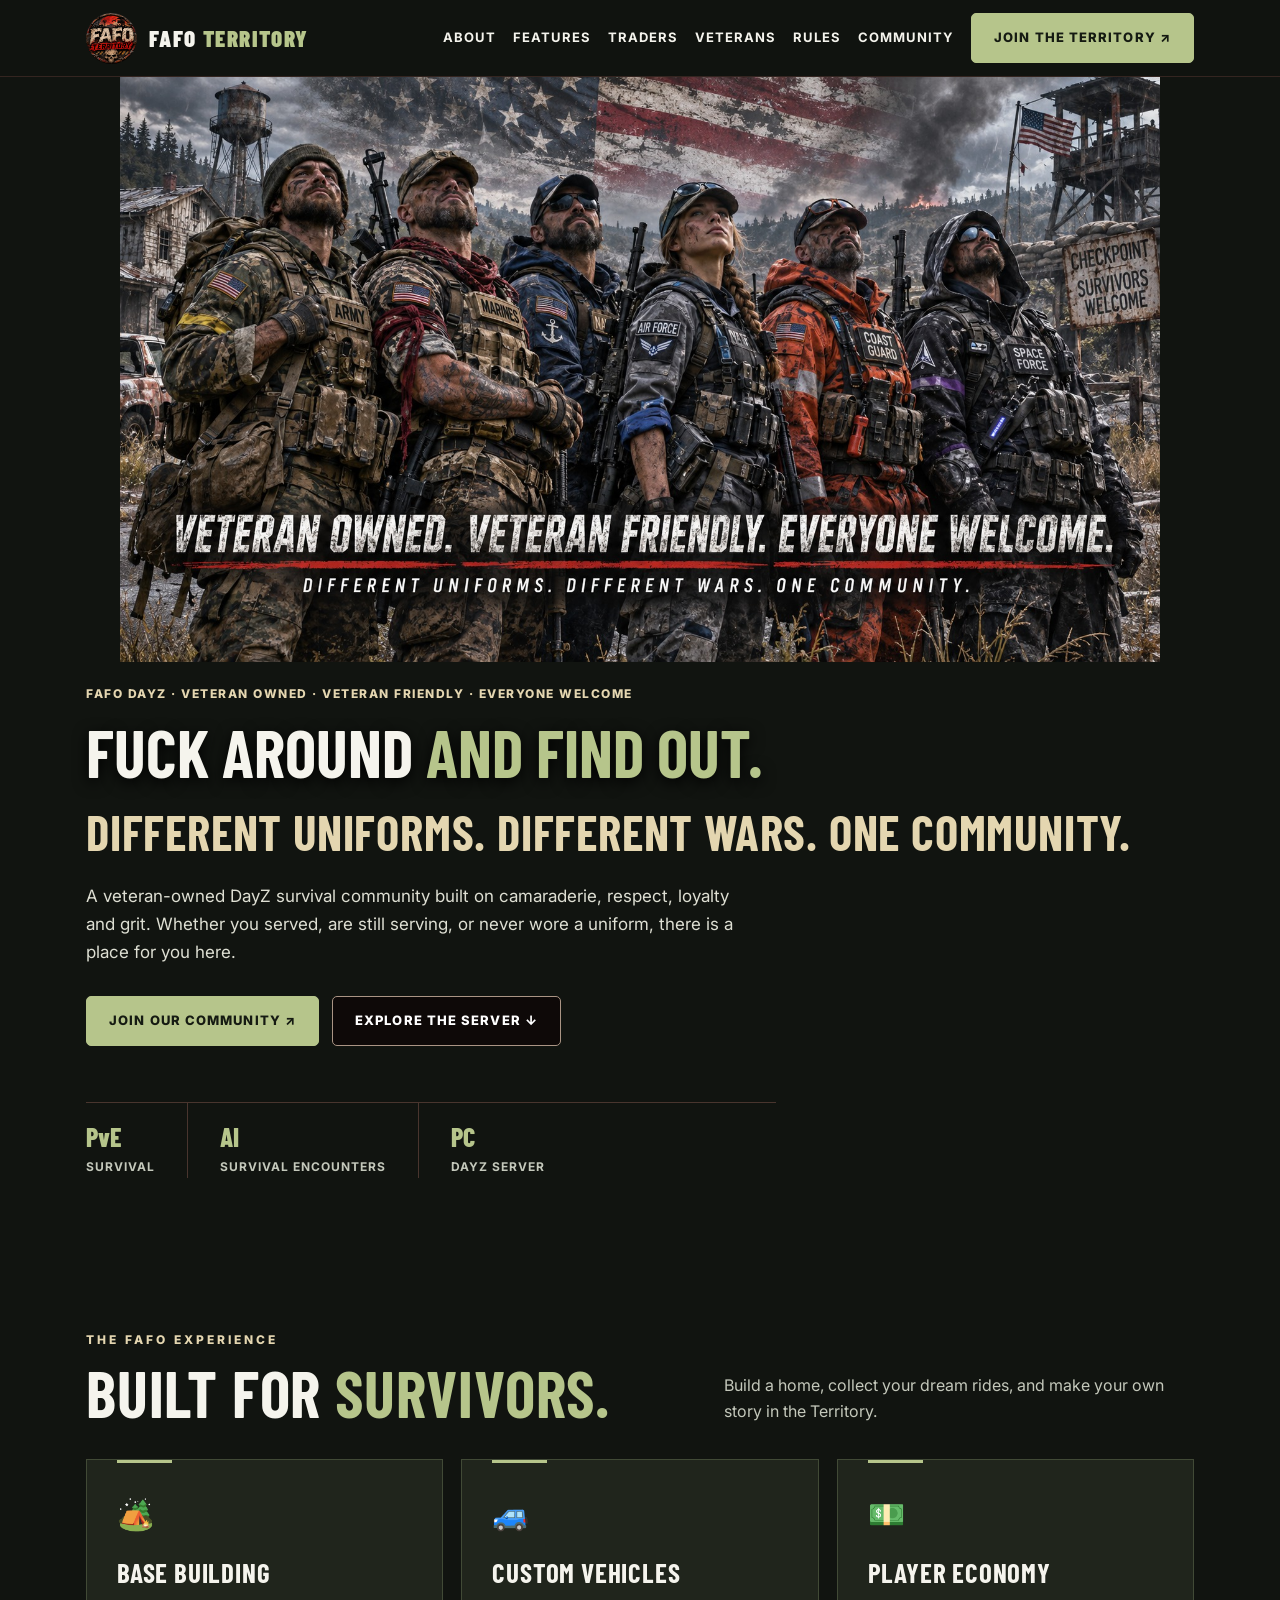
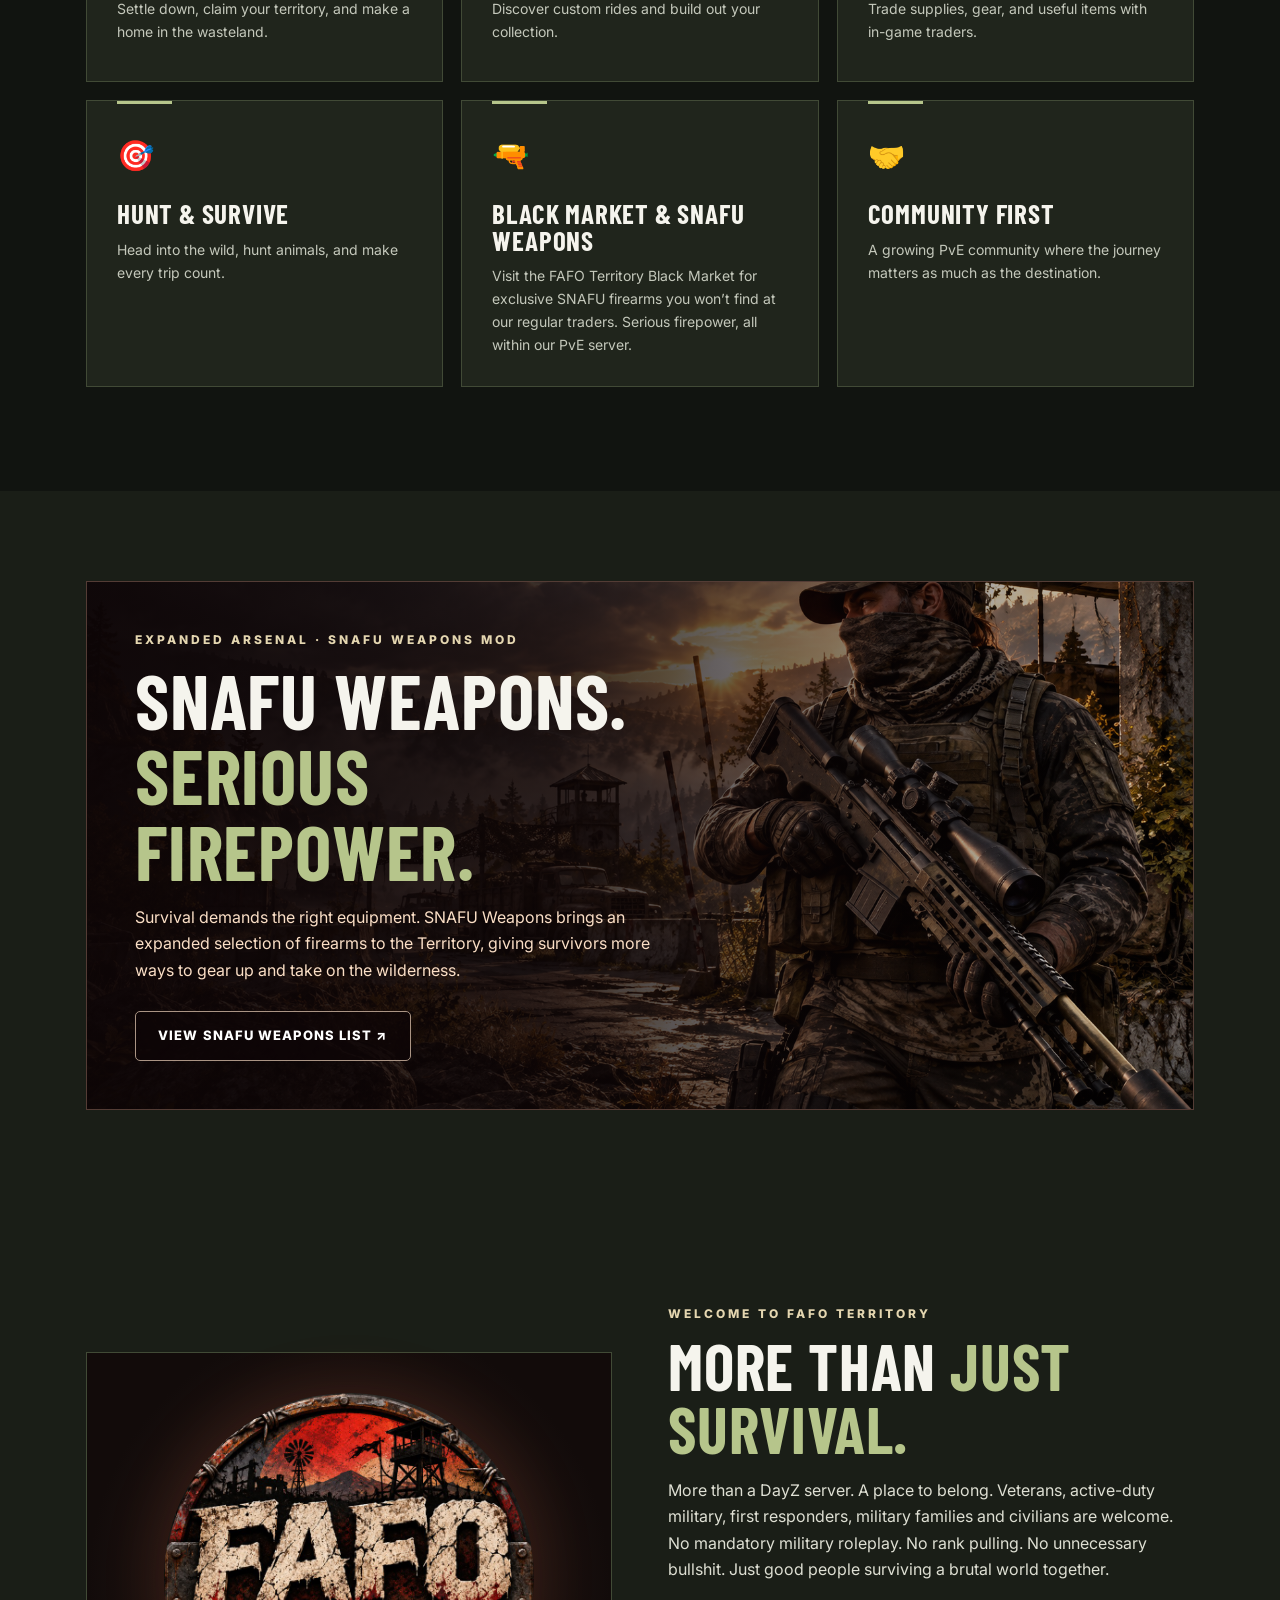
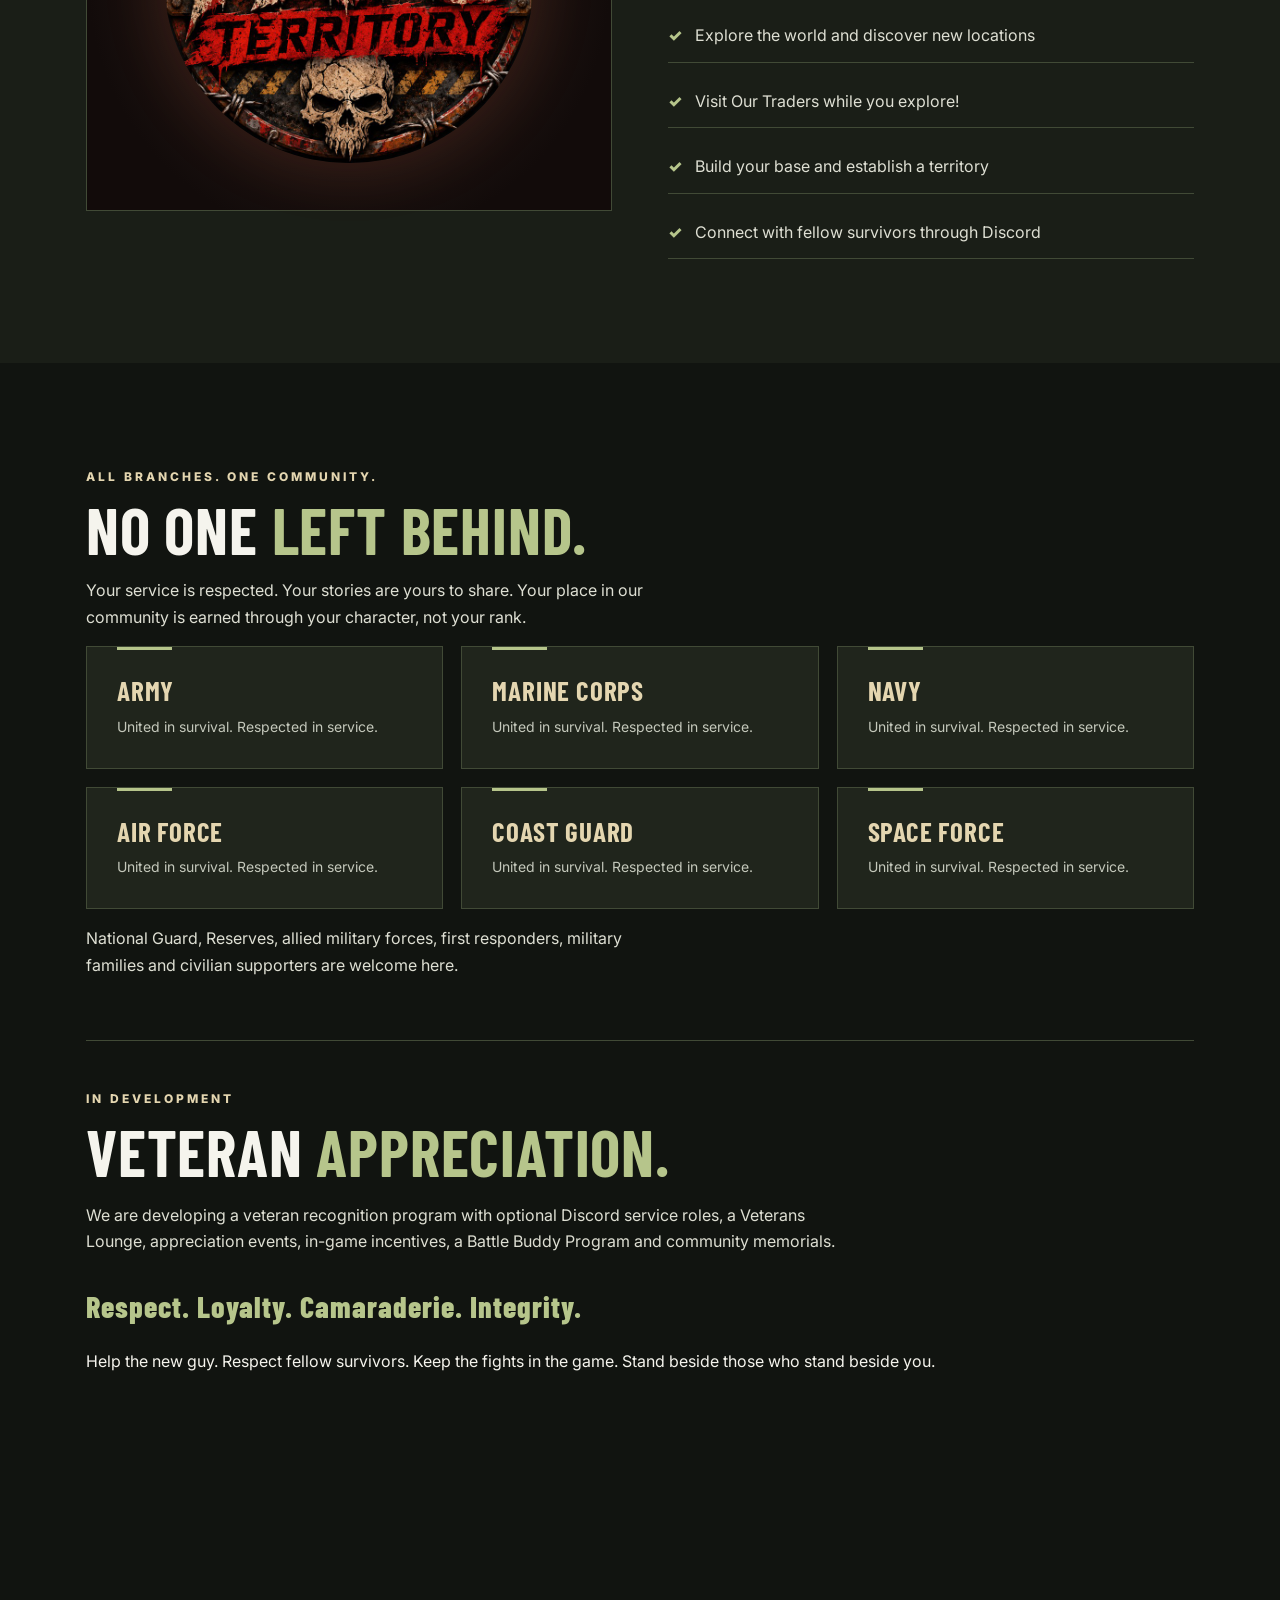
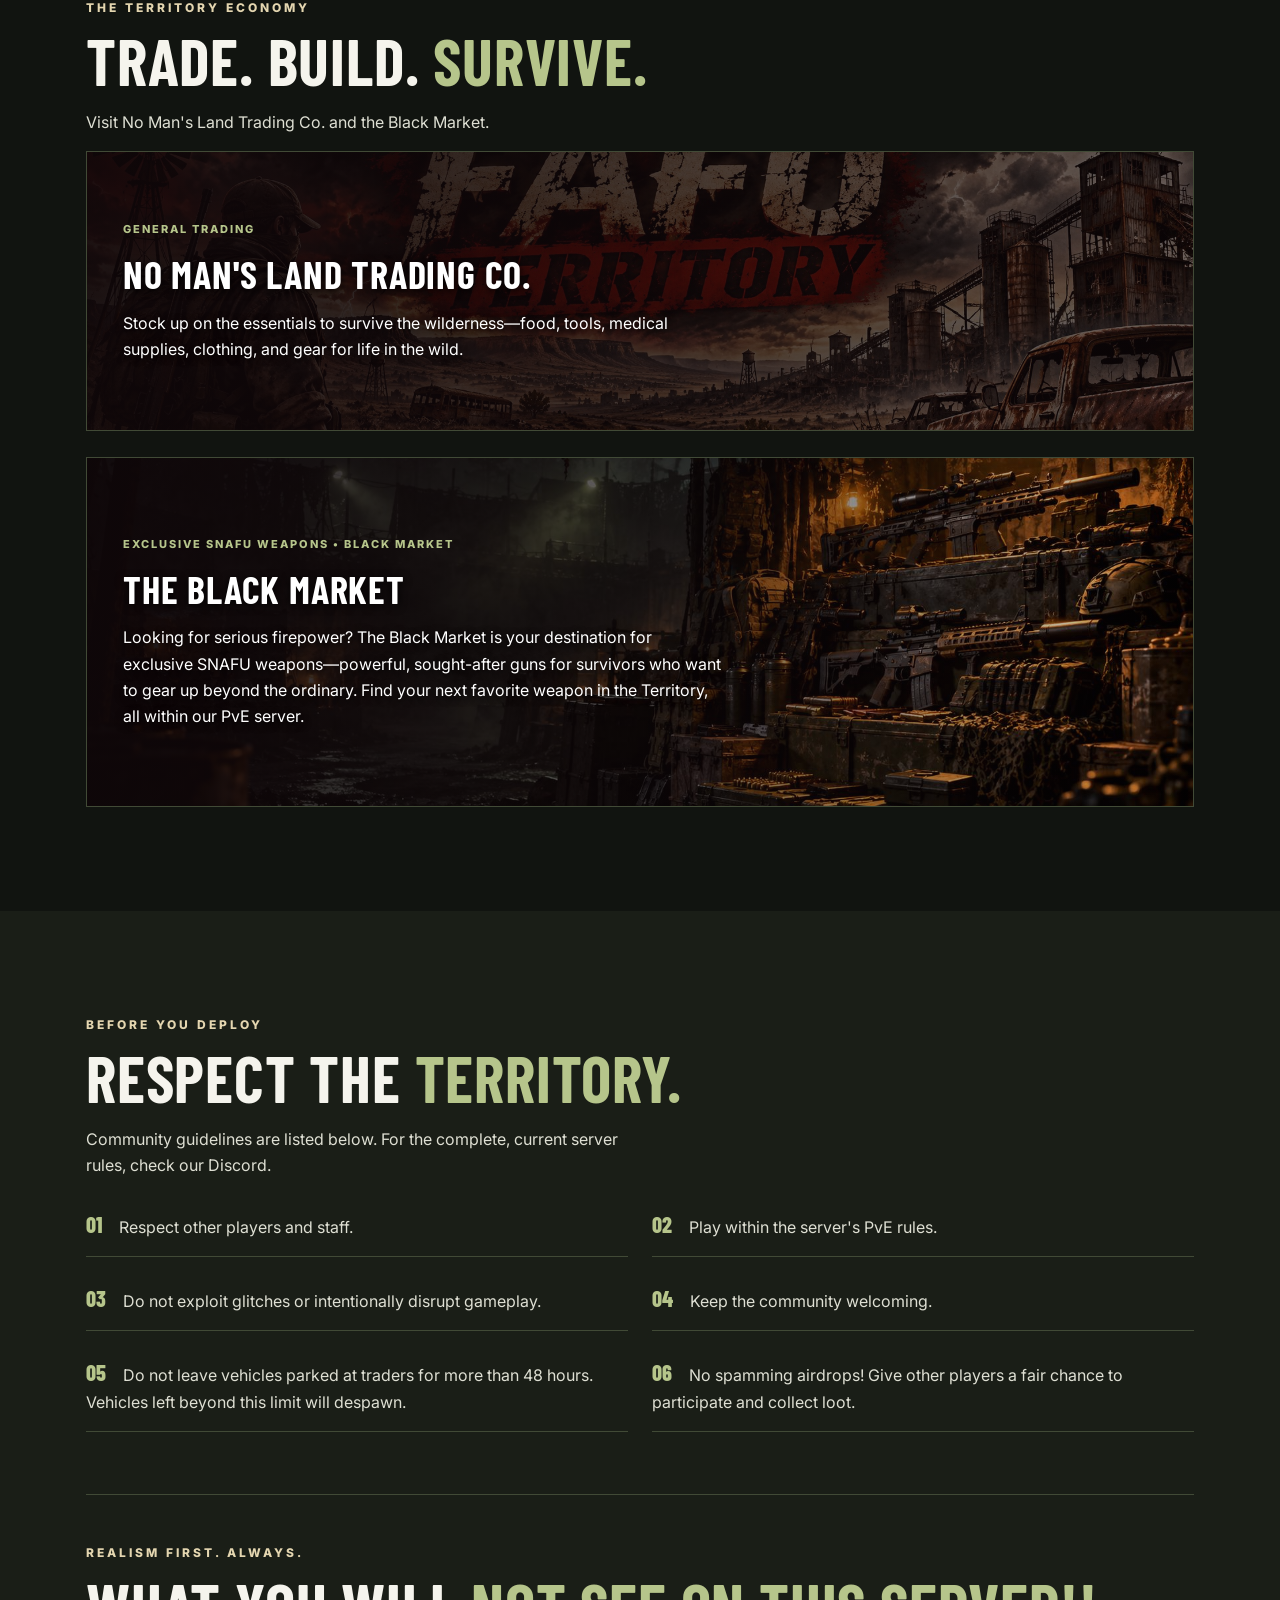
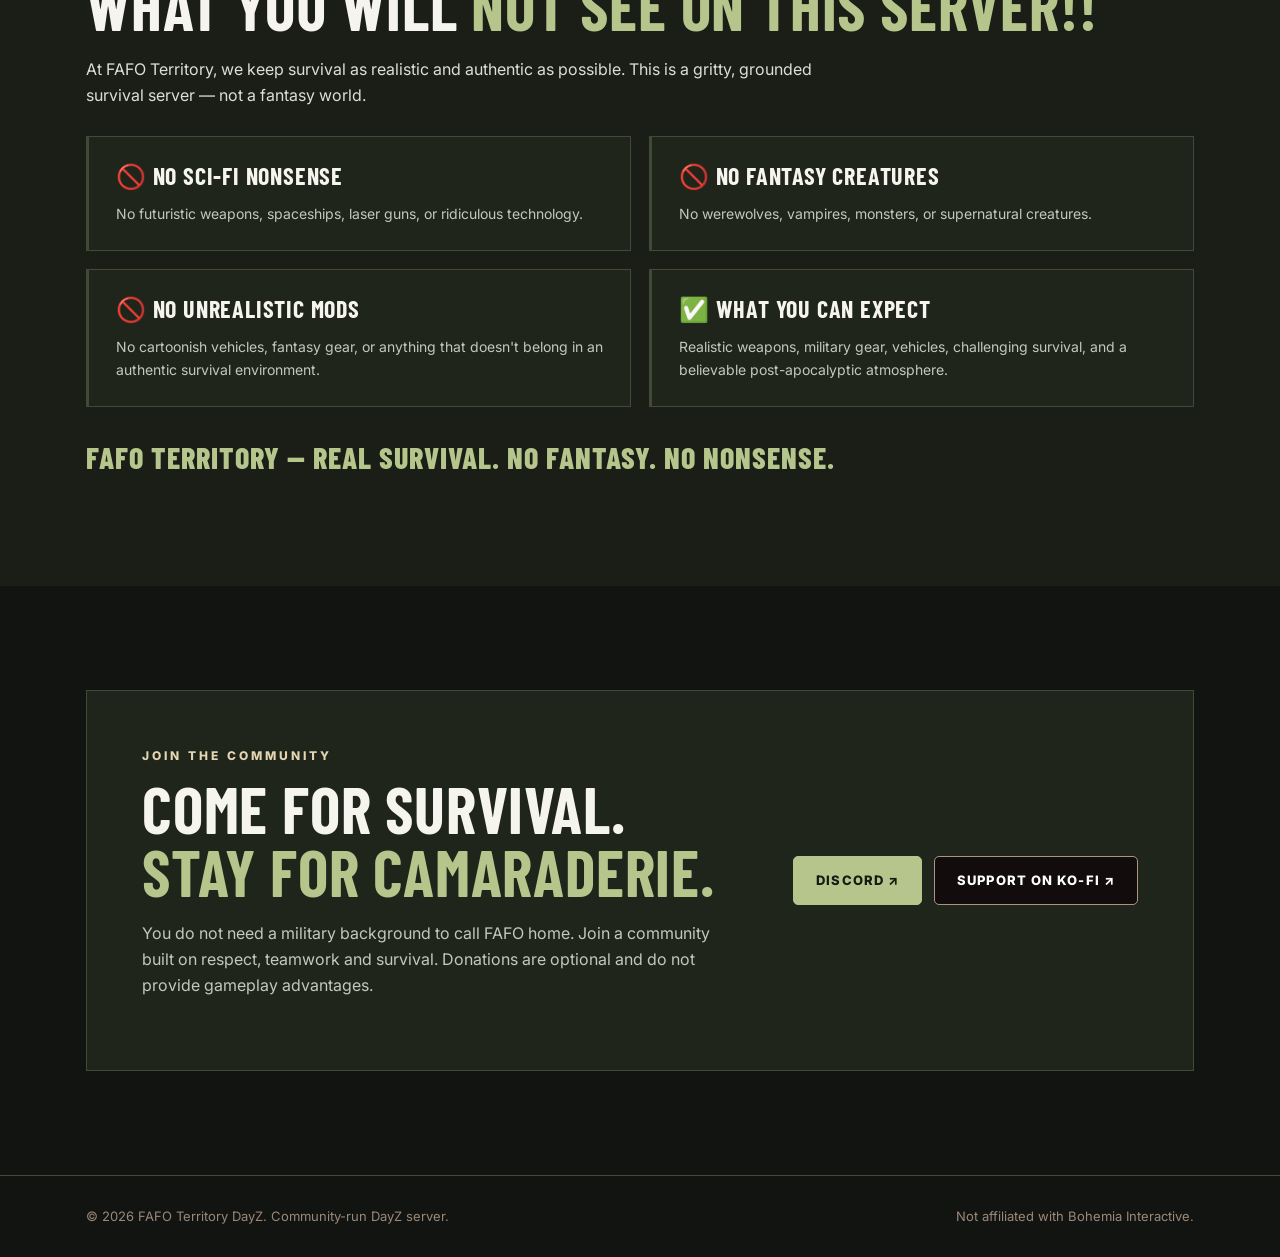
<file: recruitment.html>
<!doctype html>
<html lang="en"><head><meta charset="utf-8"><meta name="viewport" content="width=device-width,initial-scale=1"><meta name="robots" content="noindex"><title>FAFO Territory</title><link rel="icon" href="/fafo-logo.jpg"><meta http-equiv="refresh" content="0; url=/"></head><body style="background:#100e0d;color:#f5ede3;font-family:Arial,sans-serif"><p>Recruitment is temporarily unavailable. <a style="color:#f05b42" href="/">Return to FAFO Territory</a>.</p></body></html>
</file>
